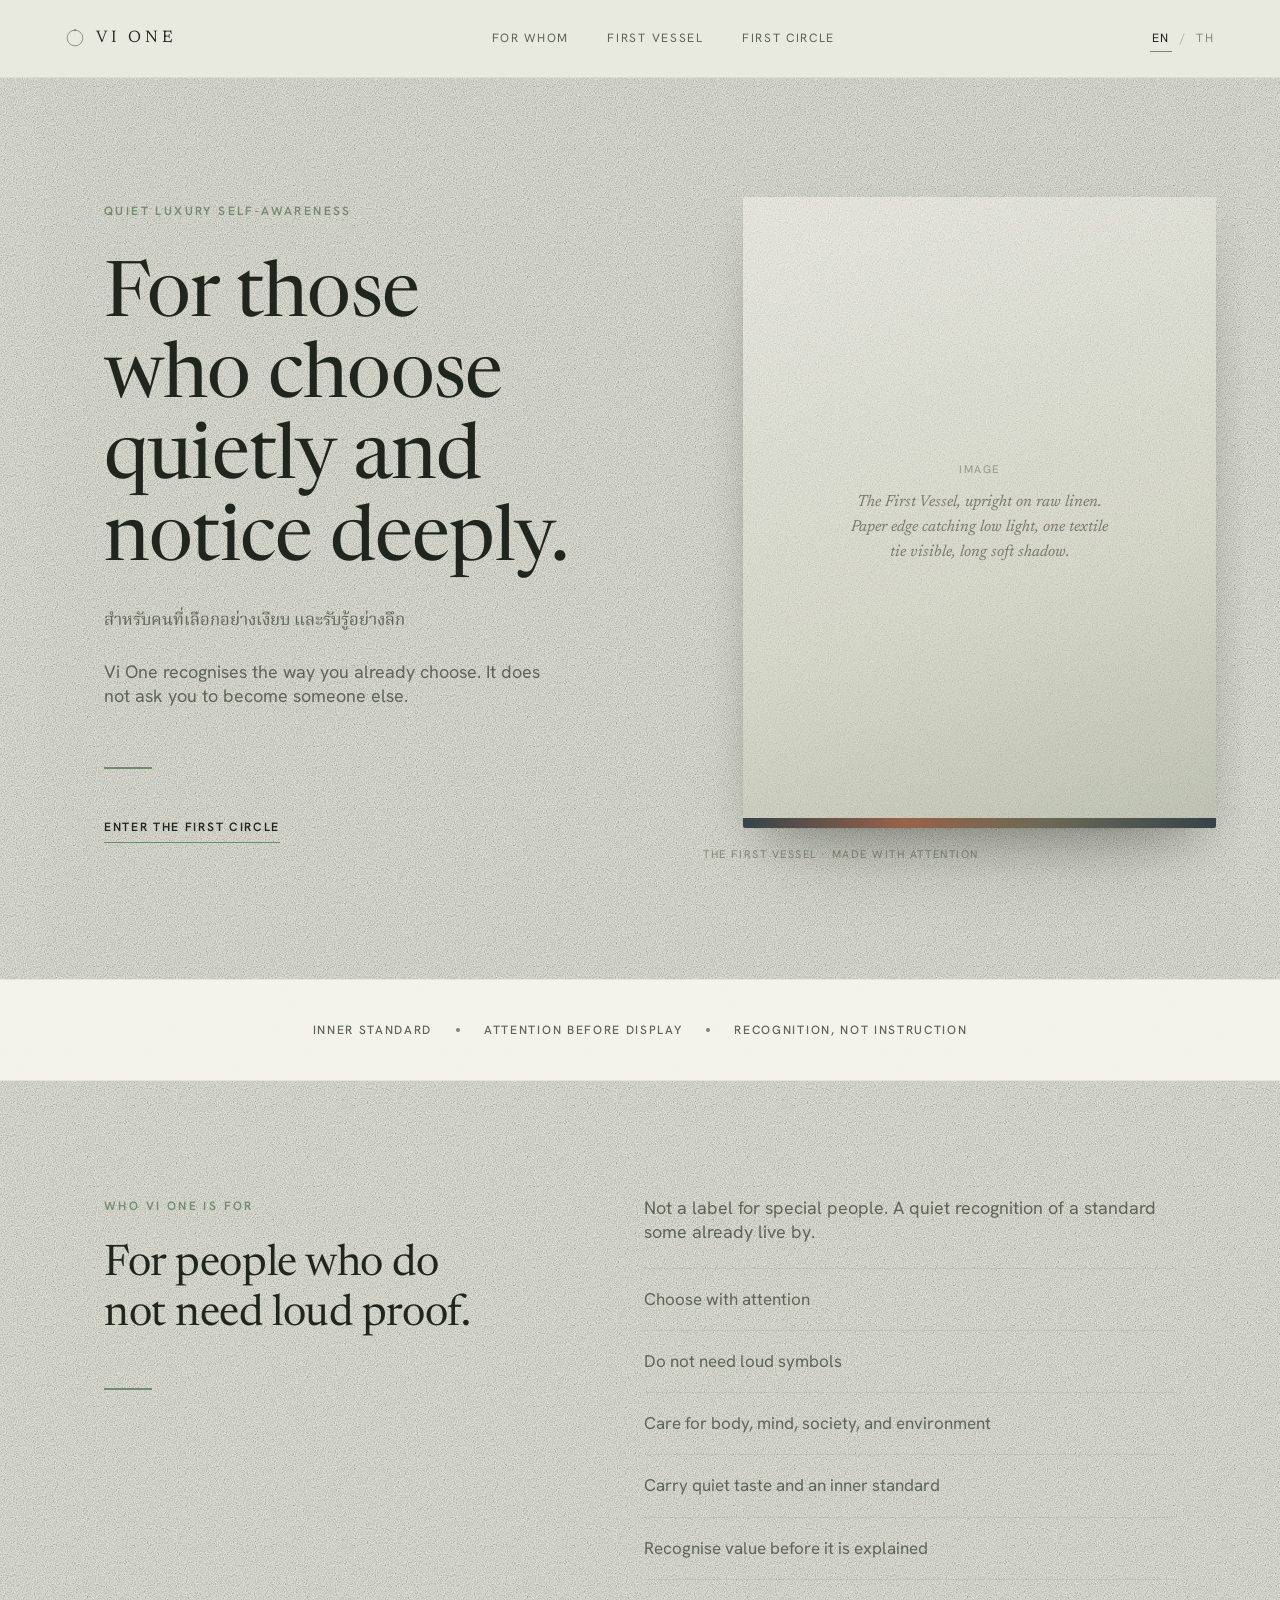
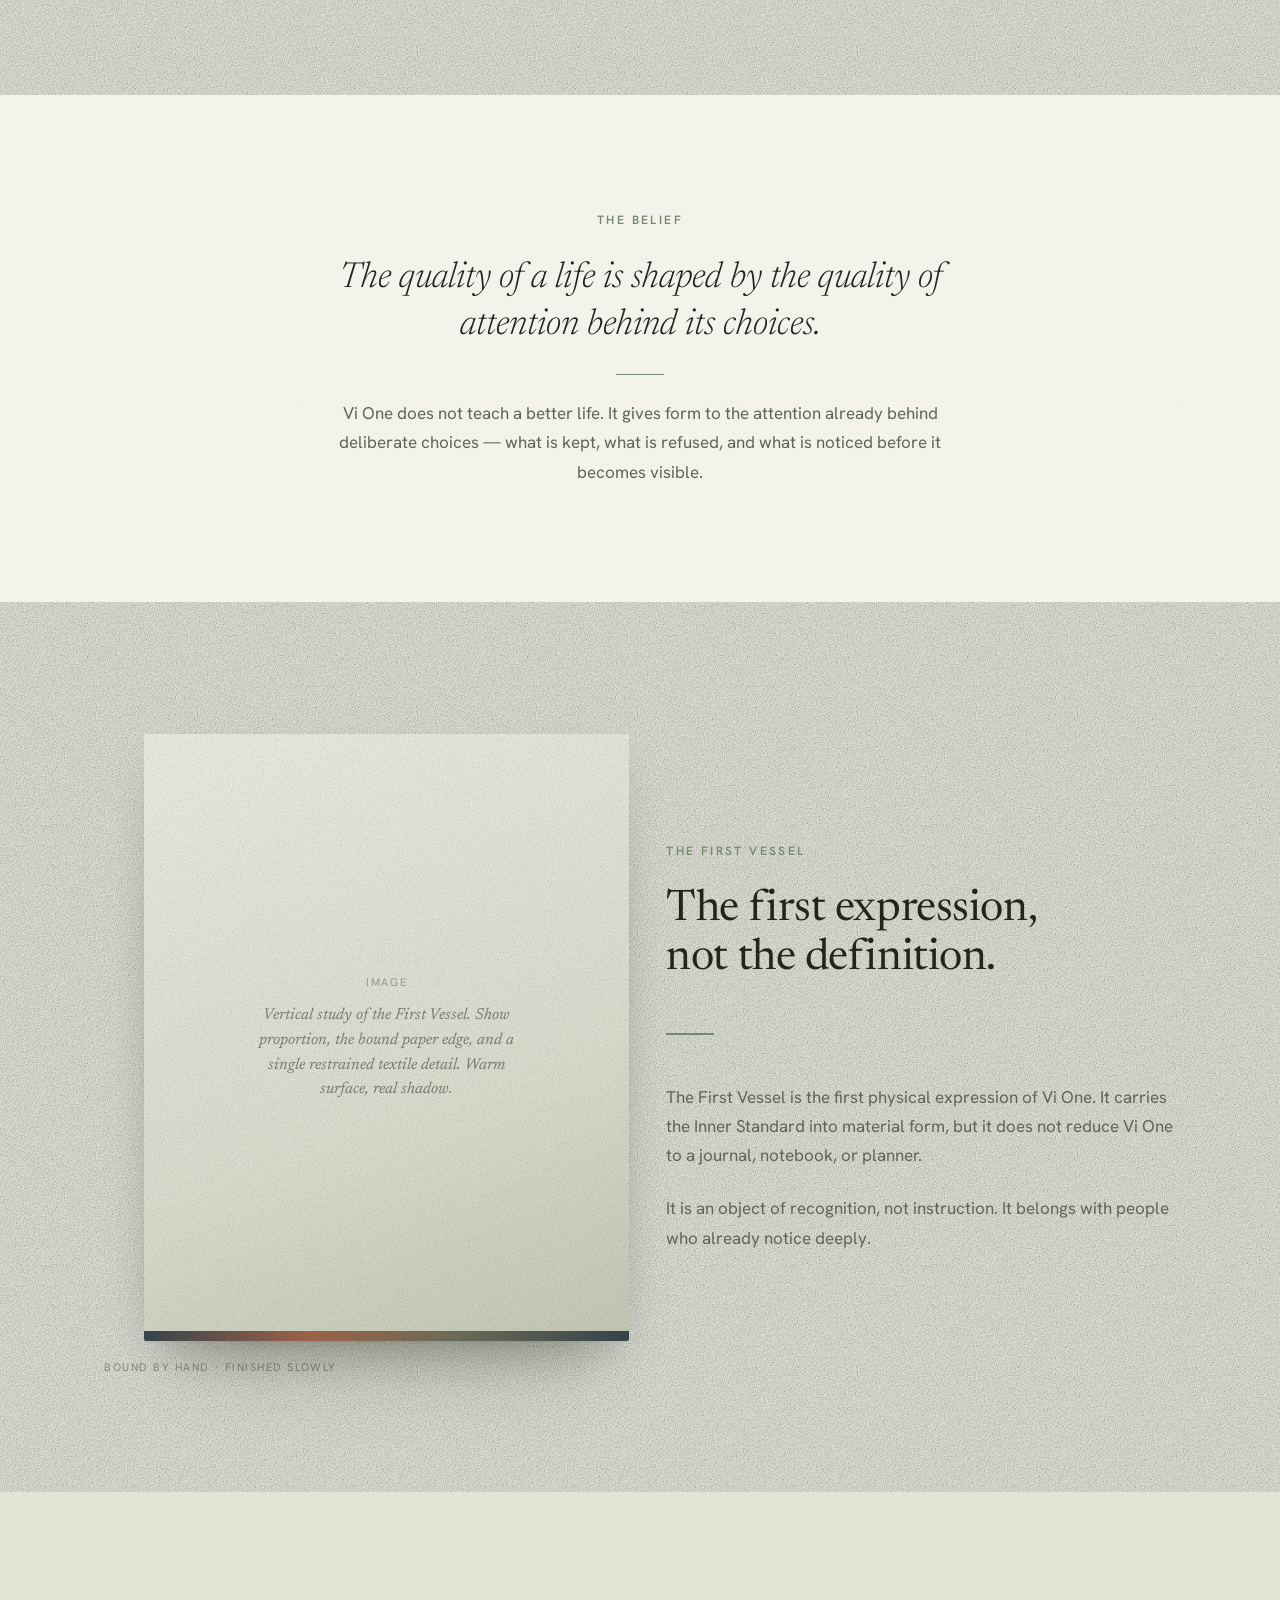
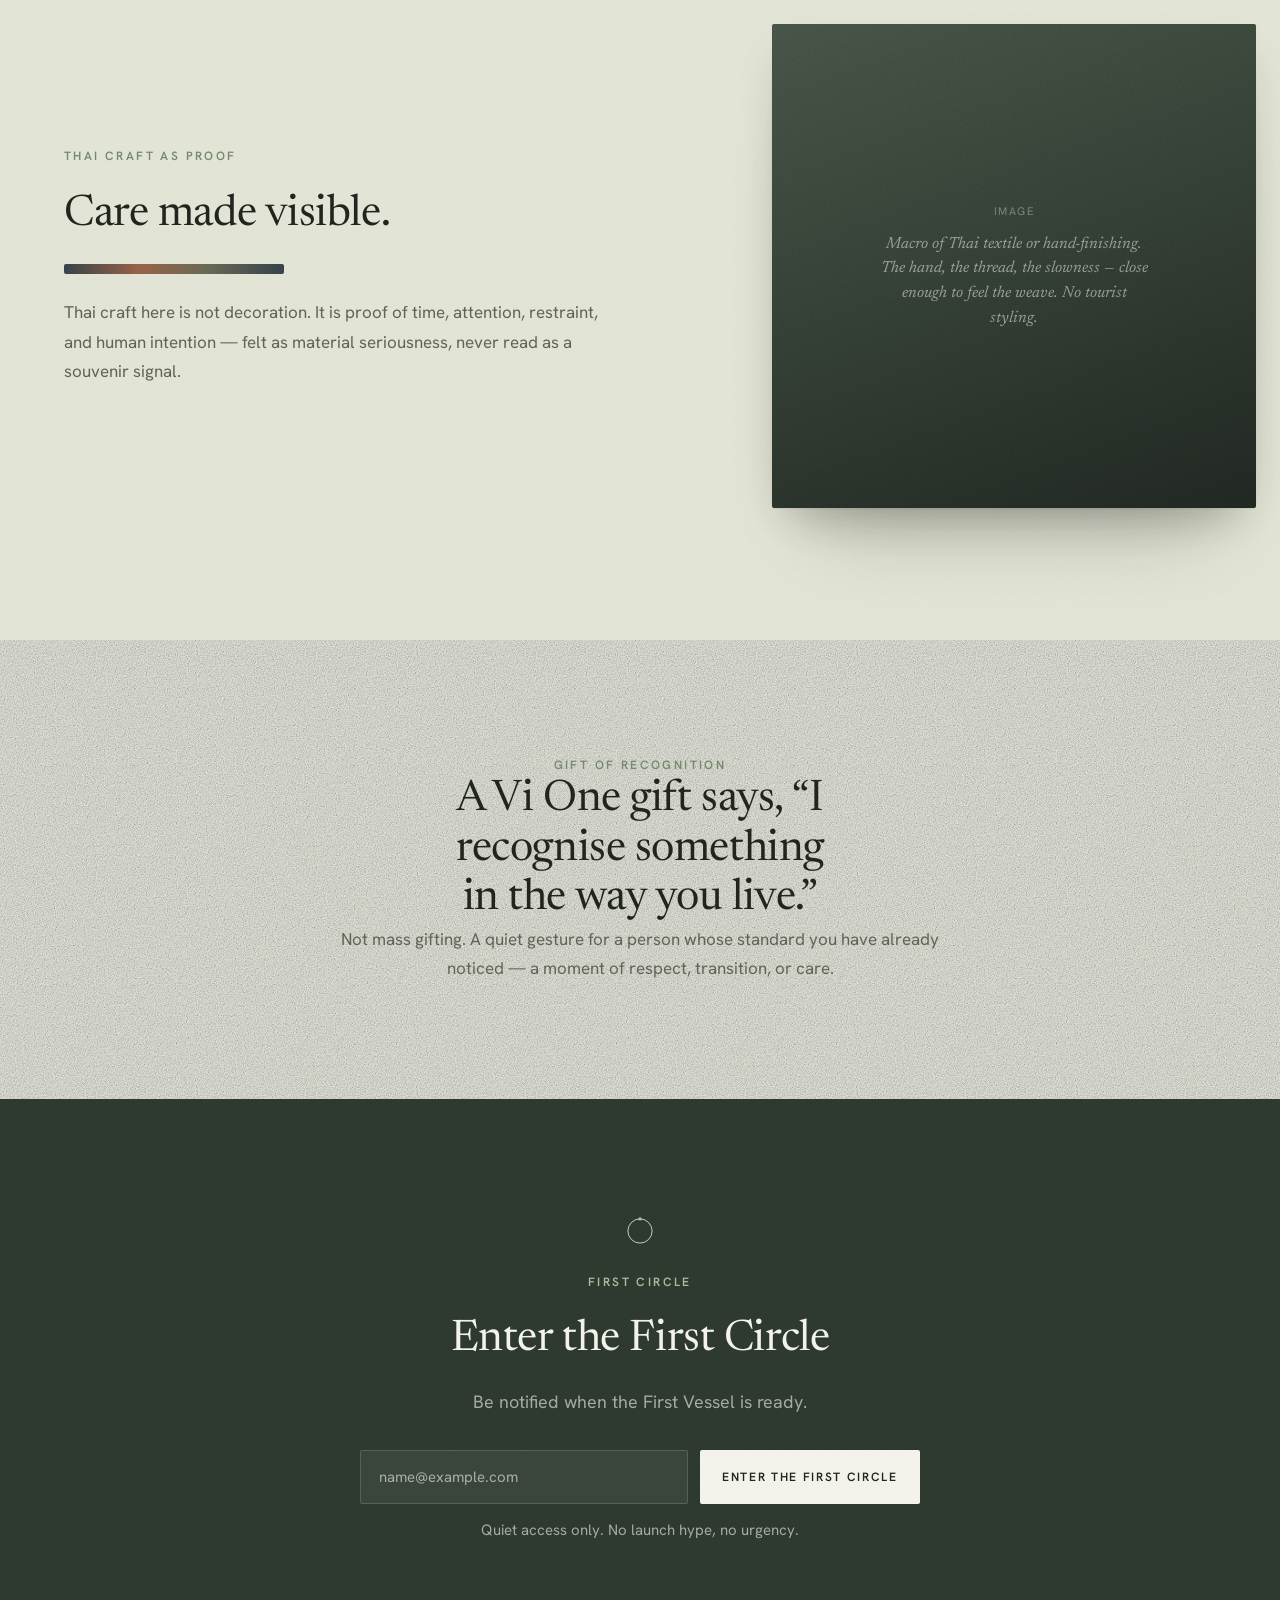
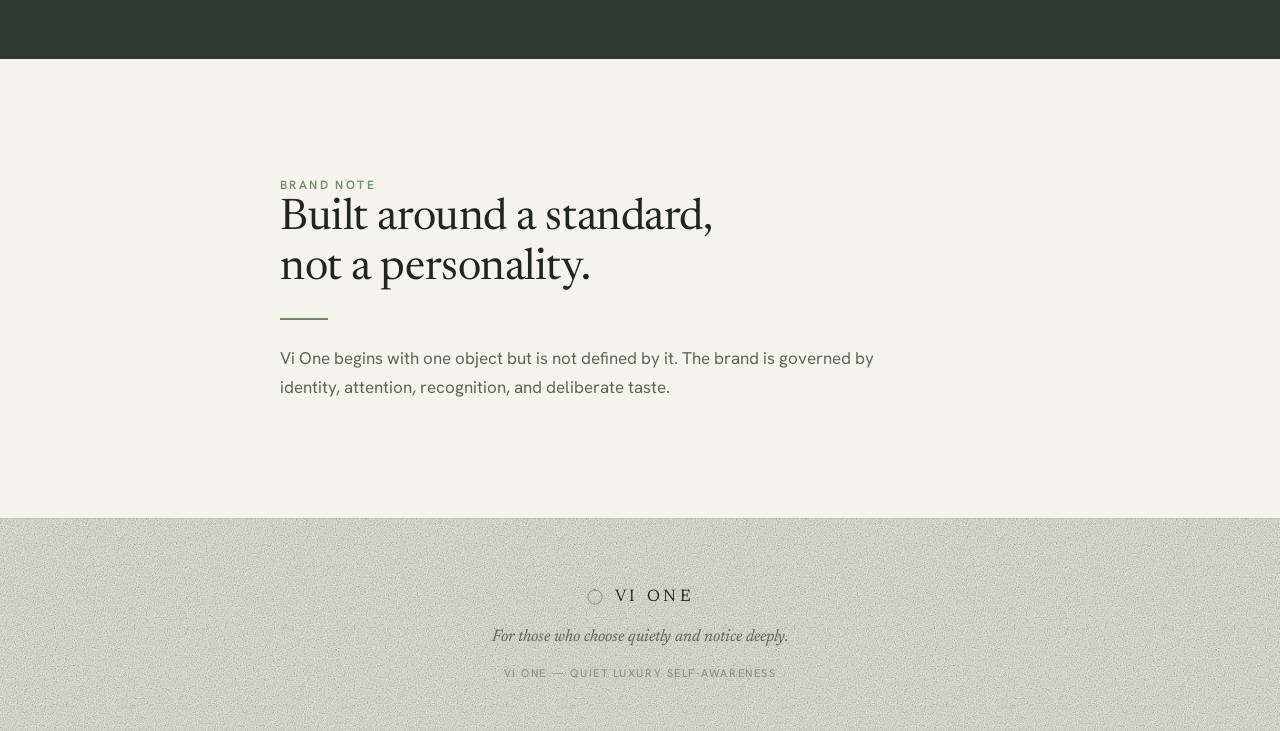
<file: index.html>
<!DOCTYPE html>
<html lang="en">
<head>
  <meta charset="UTF-8" />
  <meta name="viewport" content="width=device-width, initial-scale=1.0" />
  <title>Vi One — Quiet Luxury Self-awareness</title>
  <meta name="description" content="Vi One is a Quiet Luxury Self-awareness recognition brand for those who choose quietly and notice deeply." />

  <!-- Open Graph -->
  <meta property="og:type" content="website" />
  <meta property="og:title" content="Vi One — Quiet Luxury Self-awareness" />
  <meta property="og:description" content="For those who choose quietly and notice deeply. Vi One recognises a standard some people already live by." />
  <meta property="og:locale" content="en_US" />
  <meta property="og:locale:alternate" content="th_TH" />
  <!-- og:image: a still material/object study — paper edge, textile thread, soft warm shadow. Not a founder portrait, not a notebook flat lay. -->

  <link rel="alternate" hreflang="en" href="./index.html" />
  <link rel="alternate" hreflang="th" href="./th.html" />
  <link rel="stylesheet" href="./assets/styles.css" />
</head>
<body>

  <!-- HEADER -->
  <header class="vi-header">
    <a class="vi-brand" href="#top" aria-label="Vi One — home">
      <svg class="vi-mark" width="22" height="22" viewBox="0 0 40 40" fill="none" aria-hidden="true">
        <circle cx="20" cy="20" r="14.25" stroke-width="1.1" opacity="0.85" />
        <circle cx="20" cy="5.75" r="2" />
      </svg>
      <span class="vi-wordmark">Vi One</span>
    </a>

    <nav class="vi-nav" aria-label="Sections">
      <a href="#for-whom">For Whom</a>
      <a href="#first-vessel">First Vessel</a>
      <a href="#first-circle">First Circle</a>
    </nav>

    <div class="vi-lang" aria-label="Language">
      <a class="is-active" href="./index.html" aria-current="true">EN</a>
      <span class="vi-lang-sep">/</span>
      <a href="./th.html">TH</a>
    </div>
  </header>

  <!-- HERO — RECOGNITION -->
  <section class="vi-hero grain" id="top">
    <div class="vi-hero-copy">
      <p class="vi-kicker vi-reveal">Quiet Luxury Self-awareness</p>
      <h1 class="vi-display vi-hero-title vi-reveal">For those who choose quietly and notice deeply.</h1>
      <p class="vi-hero-echo vi-reveal">สำหรับคนที่เลือกอย่างเงียบ และรับรู้อย่างลึก</p>
      <p class="vi-lead vi-hero-lead vi-reveal">Vi One recognises the way you already choose. It does not ask you to become someone else.</p>
      <div class="vi-hero-cta vi-reveal">
        <hr class="vi-thread" />
        <a class="vi-btn vi-btn--text" href="#first-circle">Enter the First Circle</a>
      </div>
    </div>

    <div class="vi-hero-visual vi-reveal">
      <figure class="vi-plate vi-plate--ratio-3-4">
        <div class="vi-plate-direction">
          <p class="vi-plate-direction-label">Image</p>
          <p class="vi-plate-direction-text">The First Vessel, upright on raw linen. Paper edge catching low light, one textile tie visible, long soft shadow.</p>
        </div>
        <span class="vi-plate-grain" aria-hidden="true"></span>
        <span class="vi-plate-textile" aria-hidden="true"></span>
      </figure>
      <figcaption class="vi-plate-caption">The First Vessel · made with attention</figcaption>
    </div>
  </section>

  <!-- RECOGNITION BAND -->
  <section class="vi-band grain">
    <span class="vi-band-item">Inner Standard</span>
    <span class="vi-band-dot" aria-hidden="true"></span>
    <span class="vi-band-item">Attention Before Display</span>
    <span class="vi-band-dot" aria-hidden="true"></span>
    <span class="vi-band-item">Recognition, Not Instruction</span>
  </section>

  <!-- WHO VI ONE IS FOR -->
  <section class="vi-section vi-split" id="for-whom">
    <div class="vi-split-lead vi-reveal">
      <p class="vi-kicker">Who Vi One Is For</p>
      <h2 class="vi-statement">For people who do not need loud proof.</h2>
      <hr class="vi-thread" />
    </div>
    <div class="vi-split-body vi-reveal">
      <p class="vi-lead">Not a label for special people. A quiet recognition of a standard some already live by.</p>
      <ul class="vi-list">
        <li class="vi-list-item">Choose with attention</li>
        <li class="vi-list-item">Do not need loud symbols</li>
        <li class="vi-list-item">Care for body, mind, society, and environment</li>
        <li class="vi-list-item">Carry quiet taste and an inner standard</li>
        <li class="vi-list-item">Recognise value before it is explained</li>
      </ul>
    </div>
  </section>

  <!-- THE BELIEF -->
  <section class="vi-section vi-belief grain" id="belief">
    <div class="vi-narrow vi-center vi-reveal">
      <p class="vi-kicker">The Belief</p>
      <p class="vi-quote vi-belief-quote">The quality of a life is shaped by the quality of attention behind its choices.</p>
      <hr class="vi-thread vi-thread--center" />
      <p class="vi-prose vi-center-prose">Vi One does not teach a better life. It gives form to the attention already behind deliberate choices — what is kept, what is refused, and what is noticed before it becomes visible.</p>
    </div>
  </section>

  <!-- THE FIRST VESSEL -->
  <section class="vi-section vi-split vi-split--media" id="first-vessel">
    <div class="vi-hero-visual vi-reveal">
      <figure class="vi-plate vi-plate--ratio-4-5">
        <div class="vi-plate-direction">
          <p class="vi-plate-direction-label">Image</p>
          <p class="vi-plate-direction-text">Vertical study of the First Vessel. Show proportion, the bound paper edge, and a single restrained textile detail. Warm surface, real shadow.</p>
        </div>
        <span class="vi-plate-grain" aria-hidden="true"></span>
        <span class="vi-plate-textile" aria-hidden="true"></span>
      </figure>
      <figcaption class="vi-plate-caption">Bound by hand · finished slowly</figcaption>
    </div>
    <div class="vi-split-body vi-reveal">
      <p class="vi-kicker">The First Vessel</p>
      <h2 class="vi-statement">The first expression, not the definition.</h2>
      <hr class="vi-thread" />
      <p class="vi-prose">The First Vessel is the first physical expression of Vi One. It carries the Inner Standard into material form, but it does not reduce Vi One to a journal, notebook, or planner.</p>
      <p class="vi-prose">It is an object of recognition, not instruction. It belongs with people who already notice deeply.</p>
    </div>
  </section>

  <!-- THAI CRAFT AS PROOF -->
  <section class="vi-section vi-craft grain" id="craft">
    <div class="vi-craft-inner">
      <div class="vi-craft-copy vi-reveal">
        <p class="vi-kicker">Thai Craft as Proof</p>
        <h2 class="vi-statement">Care made visible.</h2>
        <div class="vi-textile-band" role="presentation"></div>
        <p class="vi-prose">Thai craft here is not decoration. It is proof of time, attention, restraint, and human intention — felt as material seriousness, never read as a souvenir signal.</p>
      </div>
      <div class="vi-craft-visual vi-reveal">
        <figure class="vi-plate vi-plate--ratio-1-1 vi-plate--deep">
          <div class="vi-plate-direction">
            <p class="vi-plate-direction-label">Image</p>
            <p class="vi-plate-direction-text">Macro of Thai textile or hand-finishing. The hand, the thread, the slowness — close enough to feel the weave. No tourist styling.</p>
          </div>
          <span class="vi-plate-grain" aria-hidden="true"></span>
        </figure>
      </div>
    </div>
  </section>

  <!-- GIFT OF RECOGNITION -->
  <section class="vi-section vi-gift" id="gift">
    <div class="vi-narrow vi-center vi-reveal">
      <p class="vi-kicker">Gift of Recognition</p>
      <h2 class="vi-statement vi-gift-title">A Vi One gift says, &ldquo;I recognise something in the way you live.&rdquo;</h2>
      <p class="vi-prose vi-center-prose">Not mass gifting. A quiet gesture for a person whose standard you have already noticed — a moment of respect, transition, or care.</p>
    </div>
  </section>

  <!-- FIRST CIRCLE / QUIET ACCESS -->
  <section class="vi-section vi-circle vi-on-deep grain" id="first-circle">
    <div class="vi-circle-inner vi-reveal">
      <svg class="vi-mark" width="34" height="34" viewBox="0 0 40 40" fill="none" aria-hidden="true">
        <circle cx="20" cy="20" r="14.25" stroke-width="1.1" opacity="0.85" />
        <circle cx="20" cy="5.75" r="2" />
      </svg>
      <p class="vi-kicker">First Circle</p>
      <h2 class="vi-statement vi-circle-title">Enter the First Circle</h2>
      <p class="vi-lead vi-circle-note">Be notified when the First Vessel is ready.</p>
      <form class="vi-circle-form" aria-label="Request quiet access">
        <div class="vi-access-row">
          <input class="vi-access-input" type="email" placeholder="name@example.com" autocomplete="email" aria-label="Email" required />
          <button class="vi-btn vi-btn--solid" type="submit">Enter the First Circle</button>
        </div>
        <p class="vi-access-note">Quiet access only. No launch hype, no urgency.</p>
      </form>
    </div>
  </section>

  <!-- ABOUT / BRAND NOTE -->
  <section class="vi-section vi-brandnote" id="brand-note">
    <div class="vi-narrow vi-reveal">
      <p class="vi-kicker">Brand Note</p>
      <h2 class="vi-statement">Built around a standard, not a personality.</h2>
      <hr class="vi-thread" />
      <p class="vi-prose">Vi One begins with one object but is not defined by it. The brand is governed by identity, attention, recognition, and deliberate taste.</p>
    </div>
  </section>

  <!-- FOOTER -->
  <footer class="vi-footer">
    <div class="vi-footer-brand">
      <svg class="vi-mark" width="20" height="20" viewBox="0 0 40 40" fill="none" aria-hidden="true">
        <circle cx="20" cy="20" r="14.25" stroke-width="1.1" opacity="0.85" />
        <circle cx="20" cy="5.75" r="2" />
      </svg>
      <span class="vi-wordmark">Vi One</span>
    </div>
    <p class="vi-footer-tag">For those who choose quietly and notice deeply.</p>
    <p class="vi-footer-rights">Vi One — Quiet Luxury Self-awareness</p>
  </footer>

  <script src="./assets/site.js"></script>
</body>
</html>
</file>
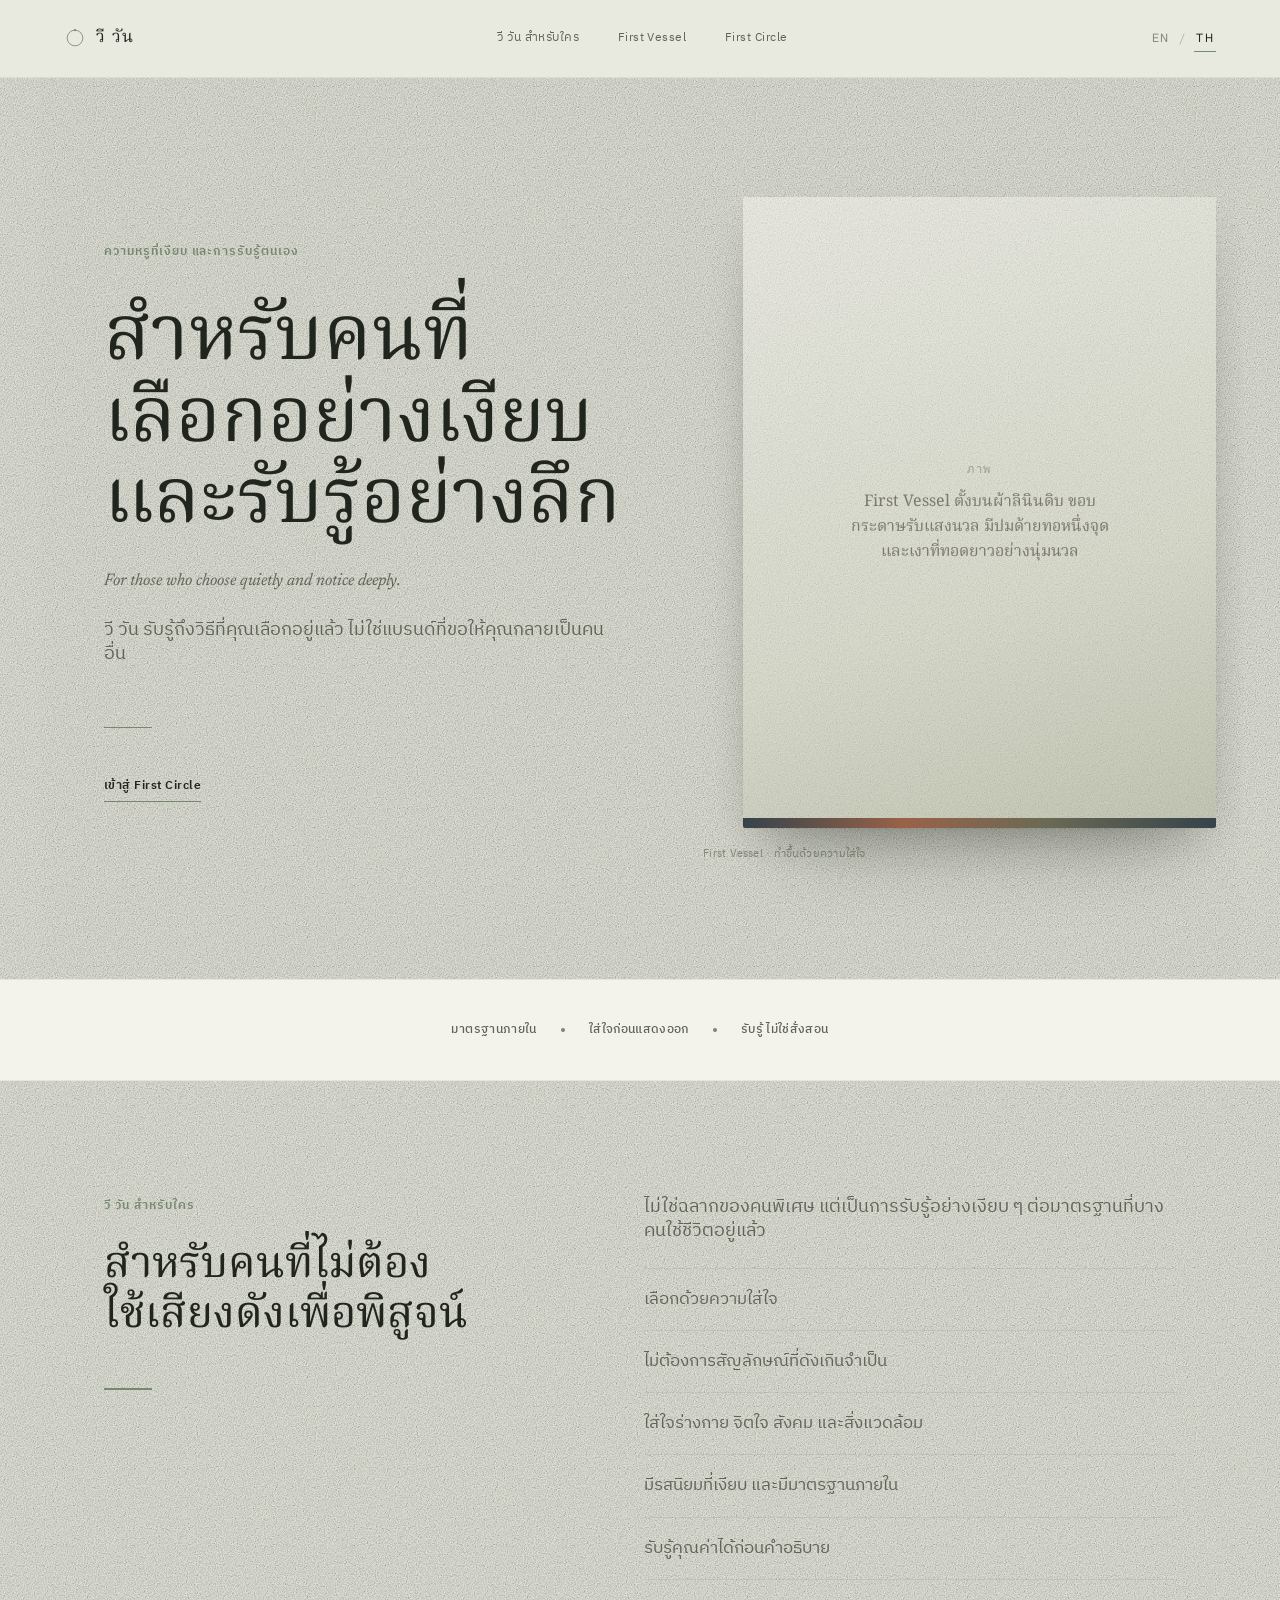
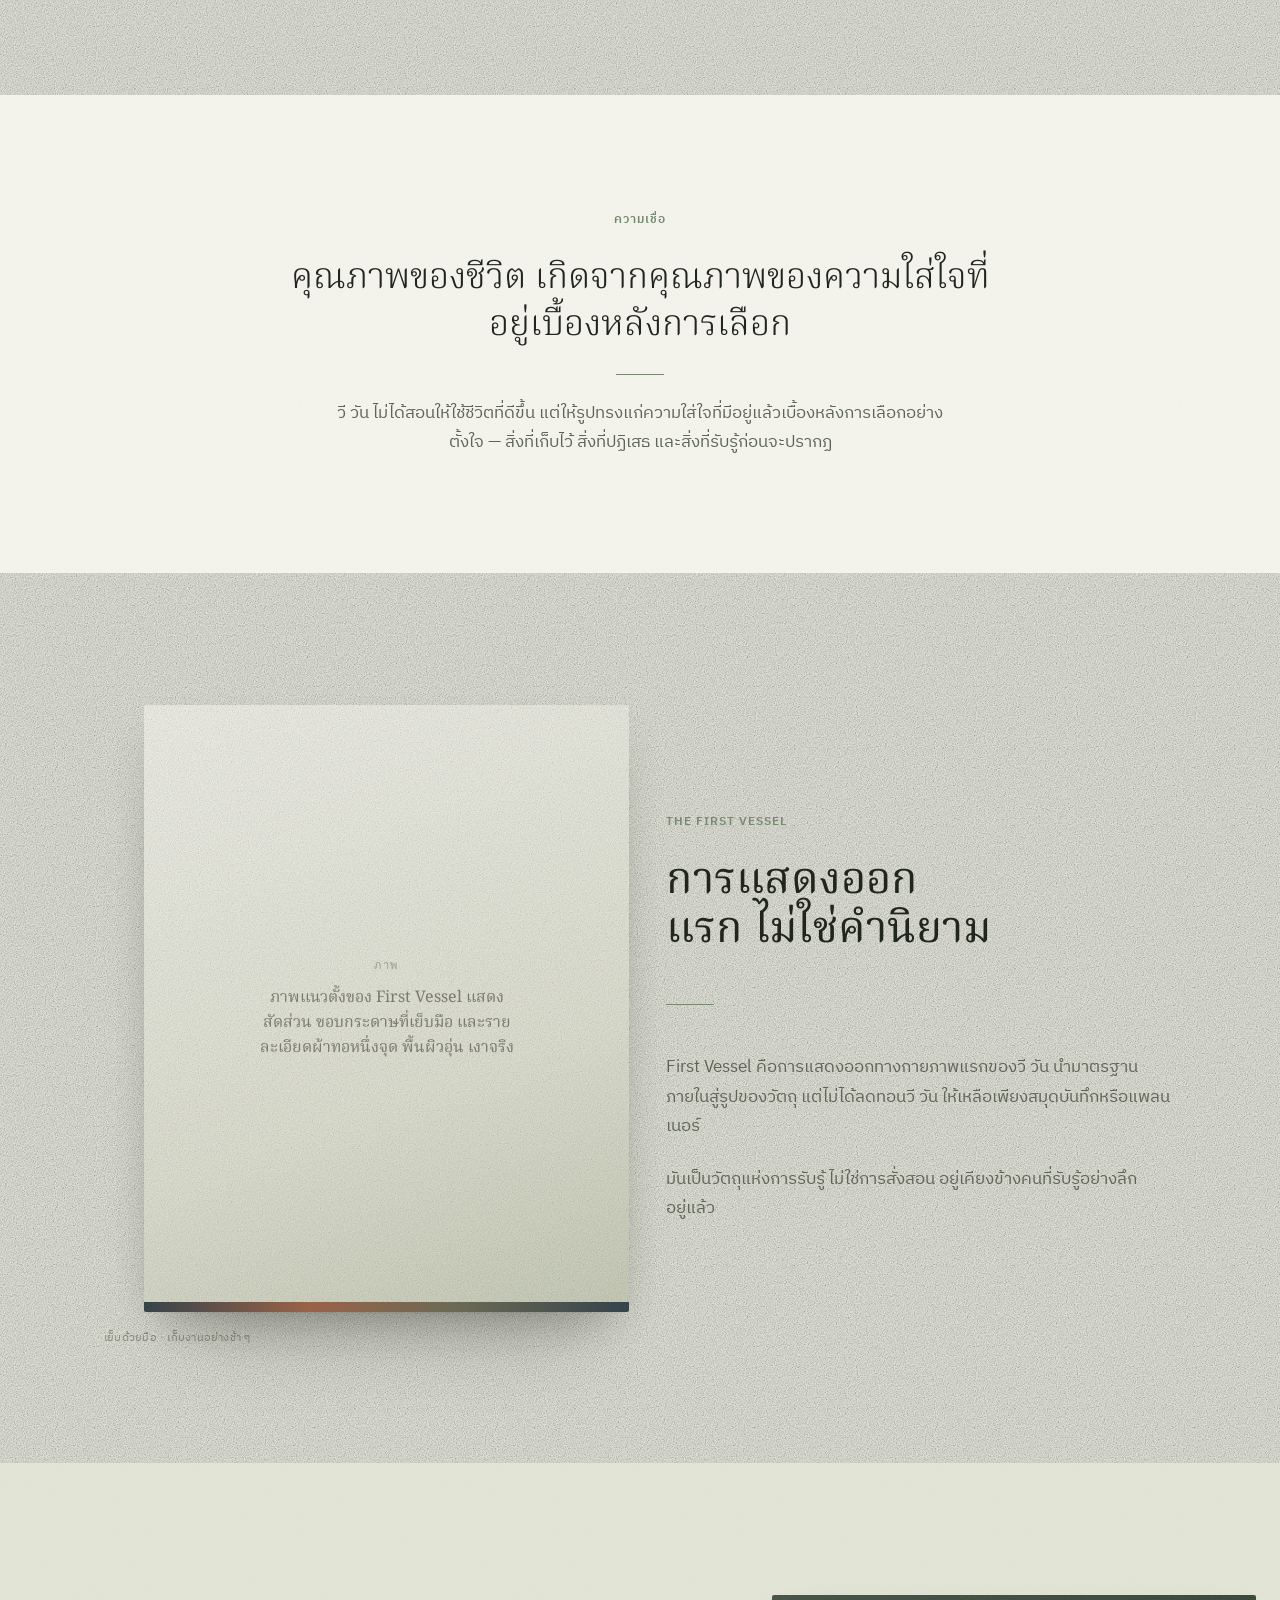
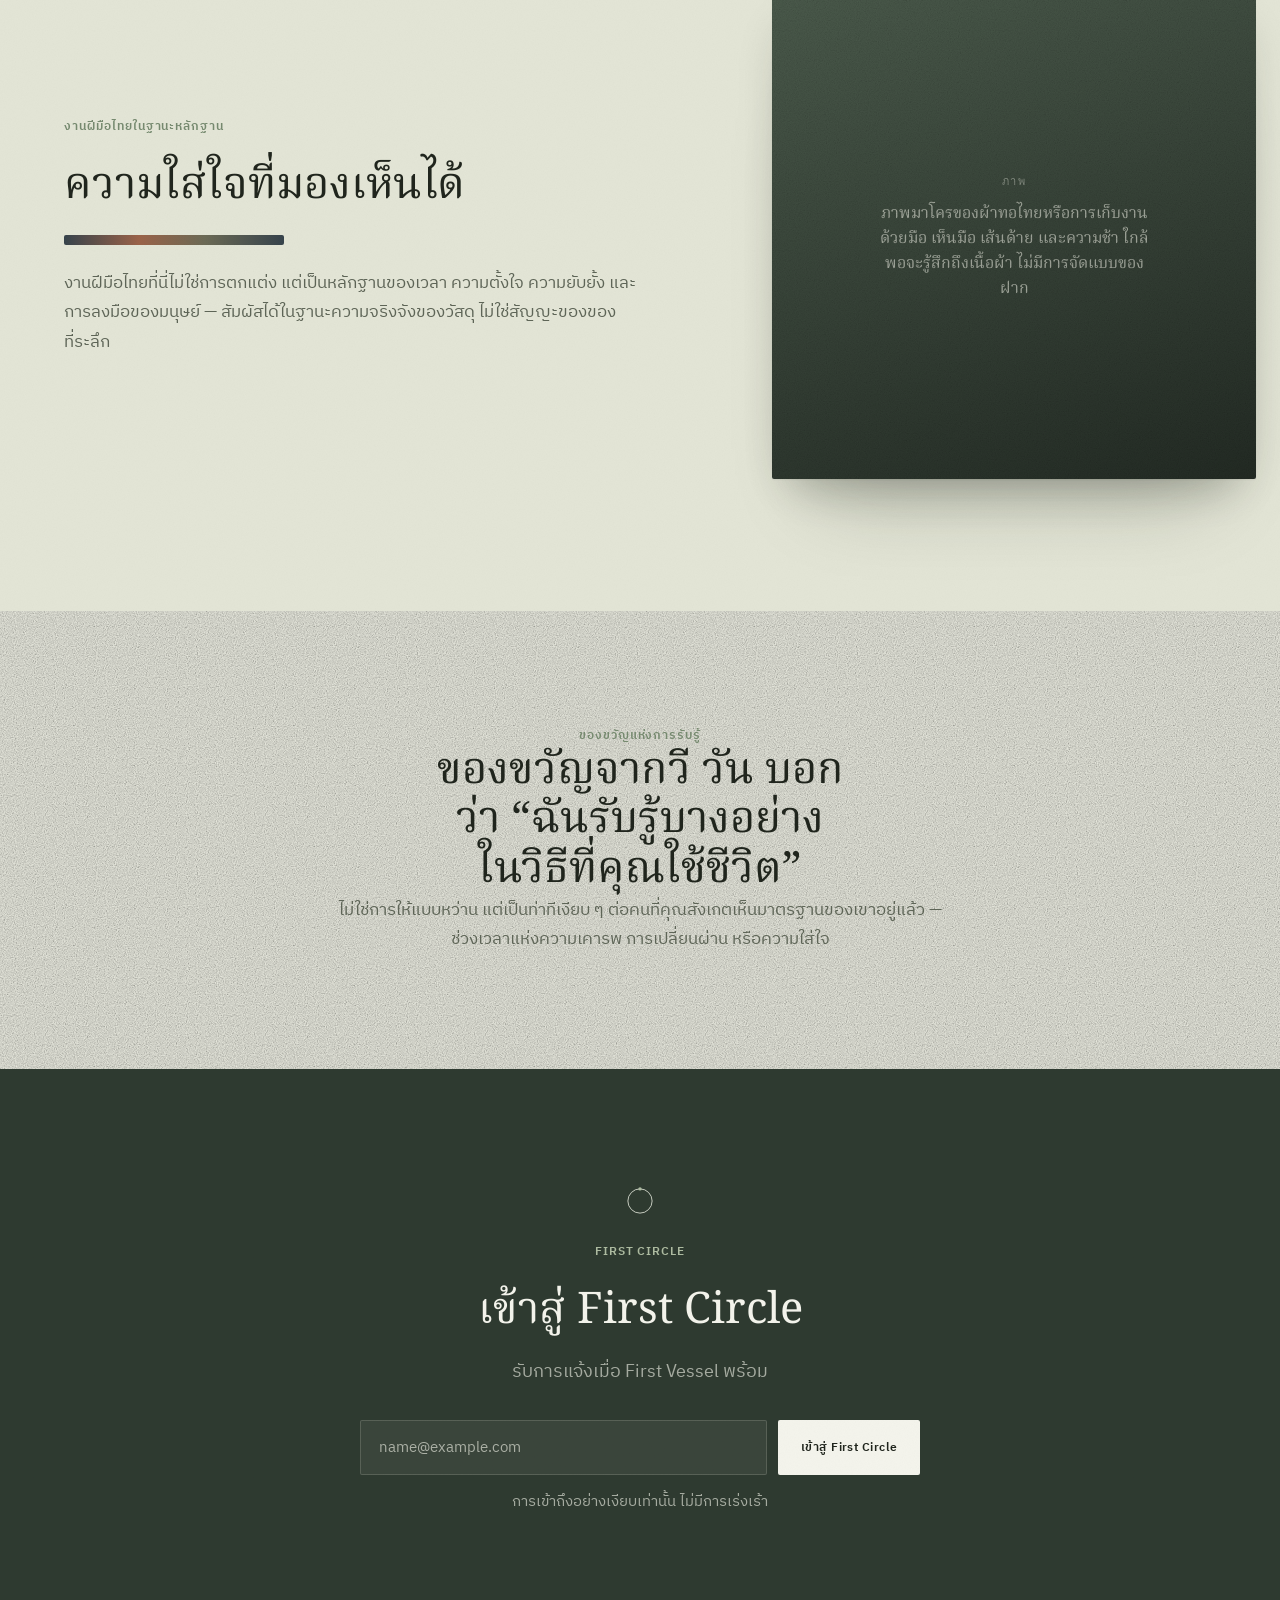
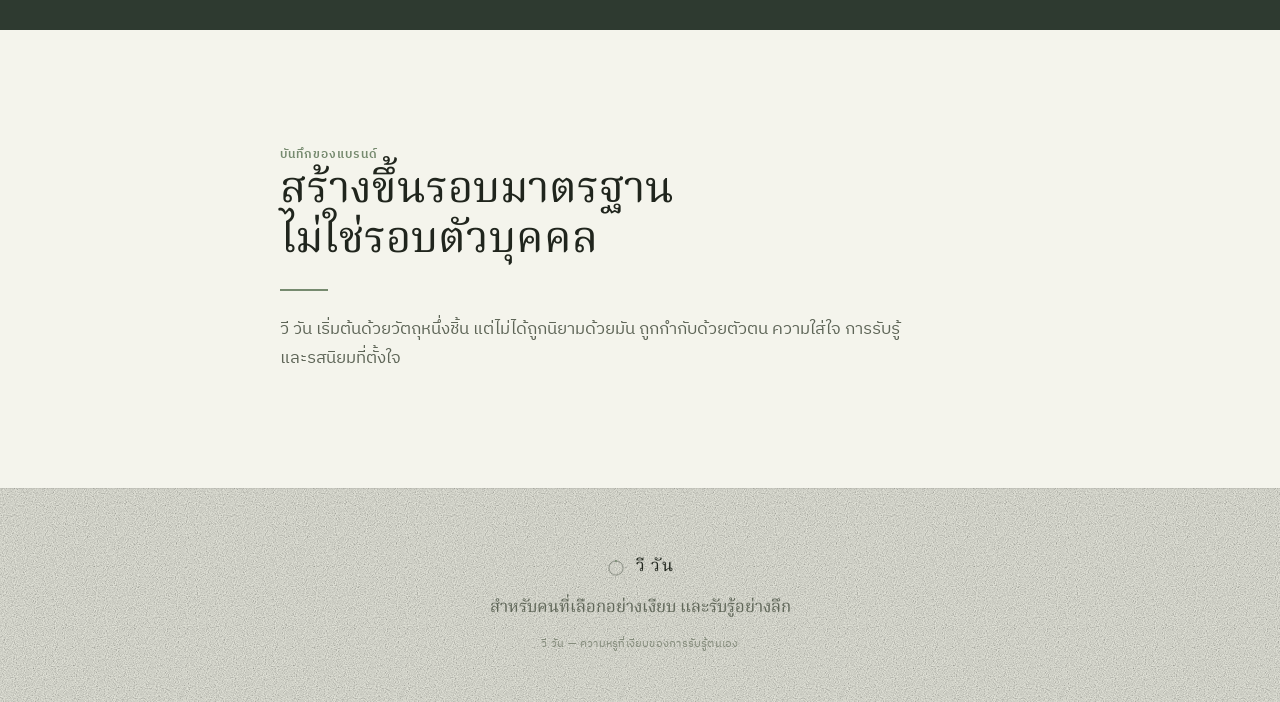
<file: th.html>
<!DOCTYPE html>
<html lang="th">
<head>
  <meta charset="UTF-8" />
  <meta name="viewport" content="width=device-width, initial-scale=1.0" />
  <title>วี วัน — ความหรูที่เงียบของการรับรู้ตนเอง</title>
  <meta name="description" content="วี วัน คือแบรนด์แห่งความหรูที่เงียบและการรับรู้ตนเอง สำหรับคนที่เลือกอย่างเงียบ และรับรู้อย่างลึก" />

  <!-- Open Graph -->
  <meta property="og:type" content="website" />
  <meta property="og:title" content="วี วัน — ความหรูที่เงียบของการรับรู้ตนเอง" />
  <meta property="og:description" content="สำหรับคนที่เลือกอย่างเงียบ และรับรู้อย่างลึก วี วัน รับรู้มาตรฐานที่บางคนใช้ชีวิตอยู่แล้ว" />
  <meta property="og:locale" content="th_TH" />
  <meta property="og:locale:alternate" content="en_US" />
  <!-- og:image: ภาพศึกษาวัตถุ/วัสดุนิ่ง — ขอบกระดาษ เส้นด้ายผ้าทอ เงาอุ่นนุ่มนวล ไม่ใช่ภาพผู้ก่อตั้งหรือภาพวางสมุดแบบจัดสไตล์ -->

  <link rel="alternate" hreflang="en" href="./index.html" />
  <link rel="alternate" hreflang="th" href="./th.html" />
  <link rel="stylesheet" href="./assets/styles.css" />
</head>
<body>

  <!-- HEADER -->
  <header class="vi-header">
    <a class="vi-brand" href="#top" aria-label="วี วัน — หน้าแรก">
      <svg class="vi-mark" width="22" height="22" viewBox="0 0 40 40" fill="none" aria-hidden="true">
        <circle cx="20" cy="20" r="14.25" stroke-width="1.1" opacity="0.85" />
        <circle cx="20" cy="5.75" r="2" />
      </svg>
      <span class="vi-wordmark">วี วัน</span>
    </a>

    <nav class="vi-nav" aria-label="หมวดหมู่">
      <a href="#for-whom">วี วัน สำหรับใคร</a>
      <a href="#first-vessel">First Vessel</a>
      <a href="#first-circle">First Circle</a>
    </nav>

    <div class="vi-lang" aria-label="ภาษา">
      <a href="./index.html">EN</a>
      <span class="vi-lang-sep">/</span>
      <a class="is-active" href="./th.html" aria-current="true">TH</a>
    </div>
  </header>

  <!-- HERO — การรับรู้ -->
  <section class="vi-hero grain" id="top">
    <div class="vi-hero-copy">
      <p class="vi-kicker vi-reveal">ความหรูที่เงียบ และการรับรู้ตนเอง</p>
      <h1 class="vi-display vi-hero-title vi-reveal">สำหรับคนที่เลือกอย่างเงียบ และรับรู้อย่างลึก</h1>
      <p class="vi-hero-echo vi-reveal">For those who choose quietly and notice deeply.</p>
      <p class="vi-lead vi-hero-lead vi-reveal">วี วัน รับรู้ถึงวิธีที่คุณเลือกอยู่แล้ว ไม่ใช่แบรนด์ที่ขอให้คุณกลายเป็นคนอื่น</p>
      <div class="vi-hero-cta vi-reveal">
        <hr class="vi-thread" />
        <a class="vi-btn vi-btn--text" href="#first-circle">เข้าสู่ First Circle</a>
      </div>
    </div>

    <div class="vi-hero-visual vi-reveal">
      <figure class="vi-plate vi-plate--ratio-3-4">
        <div class="vi-plate-direction">
          <p class="vi-plate-direction-label">ภาพ</p>
          <p class="vi-plate-direction-text">First Vessel ตั้งบนผ้าลินินดิบ ขอบกระดาษรับแสงนวล มีปมด้ายทอหนึ่งจุด และเงาที่ทอดยาวอย่างนุ่มนวล</p>
        </div>
        <span class="vi-plate-grain" aria-hidden="true"></span>
        <span class="vi-plate-textile" aria-hidden="true"></span>
      </figure>
      <figcaption class="vi-plate-caption">First Vessel · ทำขึ้นด้วยความใส่ใจ</figcaption>
    </div>
  </section>

  <!-- แถบแห่งการรับรู้ -->
  <section class="vi-band grain">
    <span class="vi-band-item">มาตรฐานภายใน</span>
    <span class="vi-band-dot" aria-hidden="true"></span>
    <span class="vi-band-item">ใส่ใจก่อนแสดงออก</span>
    <span class="vi-band-dot" aria-hidden="true"></span>
    <span class="vi-band-item">รับรู้ ไม่ใช่สั่งสอน</span>
  </section>

  <!-- วี วัน สำหรับใคร -->
  <section class="vi-section vi-split" id="for-whom">
    <div class="vi-split-lead vi-reveal">
      <p class="vi-kicker">วี วัน สำหรับใคร</p>
      <h2 class="vi-statement">สำหรับคนที่ไม่ต้องใช้เสียงดังเพื่อพิสูจน์</h2>
      <hr class="vi-thread" />
    </div>
    <div class="vi-split-body vi-reveal">
      <p class="vi-lead">ไม่ใช่ฉลากของคนพิเศษ แต่เป็นการรับรู้อย่างเงียบ ๆ ต่อมาตรฐานที่บางคนใช้ชีวิตอยู่แล้ว</p>
      <ul class="vi-list">
        <li class="vi-list-item">เลือกด้วยความใส่ใจ</li>
        <li class="vi-list-item">ไม่ต้องการสัญลักษณ์ที่ดังเกินจำเป็น</li>
        <li class="vi-list-item">ใส่ใจร่างกาย จิตใจ สังคม และสิ่งแวดล้อม</li>
        <li class="vi-list-item">มีรสนิยมที่เงียบ และมีมาตรฐานภายใน</li>
        <li class="vi-list-item">รับรู้คุณค่าได้ก่อนคำอธิบาย</li>
      </ul>
    </div>
  </section>

  <!-- ความเชื่อ -->
  <section class="vi-section vi-belief grain" id="belief">
    <div class="vi-narrow vi-center vi-reveal">
      <p class="vi-kicker">ความเชื่อ</p>
      <p class="vi-quote vi-belief-quote">คุณภาพของชีวิต เกิดจากคุณภาพของความใส่ใจที่อยู่เบื้องหลังการเลือก</p>
      <hr class="vi-thread vi-thread--center" />
      <p class="vi-prose vi-center-prose">วี วัน ไม่ได้สอนให้ใช้ชีวิตที่ดีขึ้น แต่ให้รูปทรงแก่ความใส่ใจที่มีอยู่แล้วเบื้องหลังการเลือกอย่างตั้งใจ — สิ่งที่เก็บไว้ สิ่งที่ปฏิเสธ และสิ่งที่รับรู้ก่อนจะปรากฏ</p>
    </div>
  </section>

  <!-- THE FIRST VESSEL -->
  <section class="vi-section vi-split vi-split--media" id="first-vessel">
    <div class="vi-hero-visual vi-reveal">
      <figure class="vi-plate vi-plate--ratio-4-5">
        <div class="vi-plate-direction">
          <p class="vi-plate-direction-label">ภาพ</p>
          <p class="vi-plate-direction-text">ภาพแนวตั้งของ First Vessel แสดงสัดส่วน ขอบกระดาษที่เย็บมือ และรายละเอียดผ้าทอหนึ่งจุด พื้นผิวอุ่น เงาจริง</p>
        </div>
        <span class="vi-plate-grain" aria-hidden="true"></span>
        <span class="vi-plate-textile" aria-hidden="true"></span>
      </figure>
      <figcaption class="vi-plate-caption">เย็บด้วยมือ · เก็บงานอย่างช้า ๆ</figcaption>
    </div>
    <div class="vi-split-body vi-reveal">
      <p class="vi-kicker">The First Vessel</p>
      <h2 class="vi-statement">การแสดงออกแรก ไม่ใช่คำนิยาม</h2>
      <hr class="vi-thread" />
      <p class="vi-prose">First Vessel คือการแสดงออกทางกายภาพแรกของวี วัน นำมาตรฐานภายในสู่รูปของวัตถุ แต่ไม่ได้ลดทอนวี วัน ให้เหลือเพียงสมุดบันทึกหรือแพลนเนอร์</p>
      <p class="vi-prose">มันเป็นวัตถุแห่งการรับรู้ ไม่ใช่การสั่งสอน อยู่เคียงข้างคนที่รับรู้อย่างลึกอยู่แล้ว</p>
    </div>
  </section>

  <!-- งานฝีมือไทยในฐานะหลักฐาน -->
  <section class="vi-section vi-craft grain" id="craft">
    <div class="vi-craft-inner">
      <div class="vi-craft-copy vi-reveal">
        <p class="vi-kicker">งานฝีมือไทยในฐานะหลักฐาน</p>
        <h2 class="vi-statement">ความใส่ใจที่มองเห็นได้</h2>
        <div class="vi-textile-band" role="presentation"></div>
        <p class="vi-prose">งานฝีมือไทยที่นี่ไม่ใช่การตกแต่ง แต่เป็นหลักฐานของเวลา ความตั้งใจ ความยับยั้ง และการลงมือของมนุษย์ — สัมผัสได้ในฐานะความจริงจังของวัสดุ ไม่ใช่สัญญะของของที่ระลึก</p>
      </div>
      <div class="vi-craft-visual vi-reveal">
        <figure class="vi-plate vi-plate--ratio-1-1 vi-plate--deep">
          <div class="vi-plate-direction">
            <p class="vi-plate-direction-label">ภาพ</p>
            <p class="vi-plate-direction-text">ภาพมาโครของผ้าทอไทยหรือการเก็บงานด้วยมือ เห็นมือ เส้นด้าย และความช้า ใกล้พอจะรู้สึกถึงเนื้อผ้า ไม่มีการจัดแบบของฝาก</p>
          </div>
          <span class="vi-plate-grain" aria-hidden="true"></span>
        </figure>
      </div>
    </div>
  </section>

  <!-- ของขวัญแห่งการรับรู้ -->
  <section class="vi-section vi-gift" id="gift">
    <div class="vi-narrow vi-center vi-reveal">
      <p class="vi-kicker">ของขวัญแห่งการรับรู้</p>
      <h2 class="vi-statement vi-gift-title">ของขวัญจากวี วัน บอกว่า &ldquo;ฉันรับรู้บางอย่างในวิธีที่คุณใช้ชีวิต&rdquo;</h2>
      <p class="vi-prose vi-center-prose">ไม่ใช่การให้แบบหว่าน แต่เป็นท่าทีเงียบ ๆ ต่อคนที่คุณสังเกตเห็นมาตรฐานของเขาอยู่แล้ว — ช่วงเวลาแห่งความเคารพ การเปลี่ยนผ่าน หรือความใส่ใจ</p>
    </div>
  </section>

  <!-- FIRST CIRCLE -->
  <section class="vi-section vi-circle vi-on-deep grain" id="first-circle">
    <div class="vi-circle-inner vi-reveal">
      <svg class="vi-mark" width="34" height="34" viewBox="0 0 40 40" fill="none" aria-hidden="true">
        <circle cx="20" cy="20" r="14.25" stroke-width="1.1" opacity="0.85" />
        <circle cx="20" cy="5.75" r="2" />
      </svg>
      <p class="vi-kicker">First Circle</p>
      <h2 class="vi-statement vi-circle-title">เข้าสู่ First Circle</h2>
      <p class="vi-lead vi-circle-note">รับการแจ้งเมื่อ First Vessel พร้อม</p>
      <form class="vi-circle-form" aria-label="ขอเข้าถึงอย่างเงียบ">
        <div class="vi-access-row">
          <input class="vi-access-input" type="email" placeholder="name@example.com" autocomplete="email" aria-label="อีเมล" required />
          <button class="vi-btn vi-btn--solid" type="submit">เข้าสู่ First Circle</button>
        </div>
        <p class="vi-access-note">การเข้าถึงอย่างเงียบเท่านั้น ไม่มีการเร่งเร้า</p>
      </form>
    </div>
  </section>

  <!-- บันทึกของแบรนด์ -->
  <section class="vi-section vi-brandnote" id="brand-note">
    <div class="vi-narrow vi-reveal">
      <p class="vi-kicker">บันทึกของแบรนด์</p>
      <h2 class="vi-statement">สร้างขึ้นรอบมาตรฐาน ไม่ใช่รอบตัวบุคคล</h2>
      <hr class="vi-thread" />
      <p class="vi-prose">วี วัน เริ่มต้นด้วยวัตถุหนึ่งชิ้น แต่ไม่ได้ถูกนิยามด้วยมัน ถูกกำกับด้วยตัวตน ความใส่ใจ การรับรู้ และรสนิยมที่ตั้งใจ</p>
    </div>
  </section>

  <!-- FOOTER -->
  <footer class="vi-footer">
    <div class="vi-footer-brand">
      <svg class="vi-mark" width="20" height="20" viewBox="0 0 40 40" fill="none" aria-hidden="true">
        <circle cx="20" cy="20" r="14.25" stroke-width="1.1" opacity="0.85" />
        <circle cx="20" cy="5.75" r="2" />
      </svg>
      <span class="vi-wordmark">วี วัน</span>
    </div>
    <p class="vi-footer-tag">สำหรับคนที่เลือกอย่างเงียบ และรับรู้อย่างลึก</p>
    <p class="vi-footer-rights">วี วัน — ความหรูที่เงียบของการรับรู้ตนเอง</p>
  </footer>

  <script src="./assets/site.js"></script>
</body>
</html>
</file>
<file: assets/styles.css>
/* ==========================================================================
   Vi One — Website stylesheet
   Quiet Luxury Self-awareness. Built on the Vi One Design System tokens
   (Material Stillness palette, Newsreader/Hanken Grotesk type, single
   sage thread as brand memory device, warm umber depth for First Circle).
   References: Aesop (restraint, material precision), Aman (stillness,
   sanctuary), Studioilse (warmth, craft soul), Lemaire (understated,
   warm quiet luxury language).
   ========================================================================== */

@import url('https://fonts.googleapis.com/css2?family=Newsreader:ital,opsz,wght@0,6..72,300;0,6..72,400;0,6..72,500;1,6..72,300;1,6..72,400&family=Hanken+Grotesk:wght@400;500;600&family=Noto+Serif+Thai:wght@300;400;500&family=IBM+Plex+Sans+Thai:wght@300;400;500&display=swap');

:root {
  /* ---- Paper field ---- */
  --paper-100: #F4F4EC;
  --paper-200: #EDEEE3;
  --paper-300: #E3E5D6;
  --paper-400: #CCD0BC;

  /* ---- Ink ---- */
  --ink-900: #20251D;
  --ink-700: #3C443A;
  --ink-500: #5E6557;
  --ink-400: #848B7B;
  --ink-300: #A8AE9C;

  /* ---- Umber depth ---- */
  --umber-900: #1E1813;
  --umber-800: #2A231B;
  --umber-700: #393026;
  --umber-paper: #EDF0E4;

  /* ---- Material accents ---- */
  --clay-500: #A06A4B;
  --clay-600: #875738;
  --clay-300: #C49A7E;

  /* ---- Calm green / sage ---- */
  --sage-700: #45543F;
  --sage-500: #768A6F;
  --sage-300: #AEBCA1;

  --depth-800: #2E3A30;
  --depth-600: #4C5C4D;
  --depth-900: #232B24;

  /* ---- Textile band only ---- */
  --textile-indigo: #36434B;
  --textile-moss:   #6B6A55;
  --textile-clay:   #9A6248;

  /* ---- Hairlines ---- */
  --hairline:       rgba(32, 37, 29, 0.12);
  --hairline-soft:  rgba(32, 37, 29, 0.07);
  --hairline-light: rgba(240, 242, 230, 0.16);

  /* ---- Semantic aliases ---- */
  --surface-page:     var(--paper-200);
  --surface-raised:   var(--paper-100);
  --surface-recessed: var(--paper-300);
  --surface-deep:     var(--depth-800);

  --text-primary:     var(--ink-900);
  --text-secondary:   var(--ink-500);
  --text-muted:       var(--ink-400);
  --text-on-deep:     var(--paper-100);
  --text-on-deep-dim: rgba(240, 242, 230, 0.62);

  --accent-thread:    var(--sage-500);
  --accent-thread-on-deep: var(--sage-300);

  --border-hairline:  var(--hairline);
  --border-on-paper:  var(--paper-400);

  /* ---- Type ---- */
  --font-serif:      "Newsreader", Georgia, "Times New Roman", serif;
  --font-sans:       "Hanken Grotesk", system-ui, -apple-system, sans-serif;
  --font-thai-serif: "Noto Serif Thai", "Newsreader", serif;
  --font-thai-sans:  "IBM Plex Sans Thai", "Hanken Grotesk", system-ui, sans-serif;

  --text-hero:    clamp(2.9rem, 6vw, 5.1rem);
  --text-h1:      clamp(2.4rem, 4.6vw, 4rem);
  --text-h2:      clamp(1.9rem, 3.4vw, 3rem);
  --text-h3:      clamp(1.4rem, 2.2vw, 1.9rem);
  --text-quote:   clamp(1.6rem, 2.8vw, 2.4rem);

  --text-lead:    clamp(1.12rem, 1.4vw, 1.32rem);
  --text-body:    1.0625rem;
  --text-small:   0.9375rem;
  --text-label:   0.75rem;
  --text-micro:   0.6875rem;

  --weight-light:   300;
  --weight-regular: 400;
  --weight-medium:  500;
  --weight-semi:    600;

  --leading-hero:    1.06;
  --leading-heading: 1.14;
  --leading-snug:    1.32;
  --leading-body:    1.72;

  --tracking-label: 0.2em;
  --tracking-wide:  0.14em;
  --tracking-tight: -0.01em;

  --measure:        62ch;
  --measure-narrow: 40ch;
  --serif-optical: "opsz" auto;

  /* ---- Spacing ---- */
  --space-3: 0.75rem;
  --space-4: 1rem;
  --space-5: 1.5rem;
  --space-6: 2rem;
  --space-7: 2.5rem;
  --space-8: 3rem;
  --space-9: 4rem;
  --space-10: 5rem;
  --space-12: 7rem;

  --page-max:   1200px;
  --page-text:  720px;
  --gutter:     clamp(1.25rem, 5vw, 4rem);
  --section-y:  clamp(5rem, 9vw, 9rem);
  --section-y-tight: clamp(3.5rem, 6vw, 6rem);

  --radius-sm:   2px;
  --radius-md:   3px;
  --radius-pill: 999px;
  --rule: 1px;

  /* ---- Material / texture ---- */
  --shadow-object:
      0 1px 2px rgba(22, 28, 18, 0.05),
      0 22px 45px -18px rgba(26, 32, 22, 0.30),
      0 60px 80px -50px rgba(26, 32, 22, 0.28);
  --shadow-soft:
      0 1px 18px -10px rgba(26, 32, 22, 0.18);

  --paper-grain:
    url("data:image/svg+xml,%3Csvg xmlns='http://www.w3.org/2000/svg' width='220' height='220'%3E%3Cfilter id='n'%3E%3CfeTurbulence type='fractalNoise' baseFrequency='0.9' numOctaves='2' stitchTiles='stitch'/%3E%3CfeColorMatrix type='saturate' values='0'/%3E%3C/filter%3E%3Crect width='100%25' height='100%25' filter='url(%23n)'/%3E%3C/svg%3E");
  --paper-grain-opacity: 0.04;

  --thread-weight: 1.5px;
  --thread-color:  var(--sage-500);

  --textile-band: linear-gradient(
      90deg,
      var(--textile-indigo) 0%,
      var(--textile-clay) 34%,
      var(--textile-moss) 64%,
      var(--textile-indigo) 100%);

  --ease-quiet: cubic-bezier(0.22, 0.61, 0.36, 1);
  --dur-1: 220ms;
  --dur-2: 420ms;
}

/* ---- Reset & base ---- */
*, *::before, *::after { box-sizing: border-box; }
html { scroll-behavior: smooth; }

body {
  margin: 0;
  background-color: var(--surface-page);
  background-image: var(--paper-grain);
  background-size: 220px 220px;
  background-blend-mode: multiply;
  color: var(--text-primary);
  font-family: var(--font-sans);
  font-size: var(--text-body);
  line-height: var(--leading-body);
  font-weight: var(--weight-regular);
  -webkit-font-smoothing: antialiased;
}

html[lang="th"] body {
  font-family: var(--font-thai-sans);
}

::selection { background: rgba(160, 106, 75, 0.20); }
a { color: inherit; text-decoration: none; }
img { display: block; max-width: 100%; }

.grain { position: relative; }
.grain::after {
  content: "";
  position: absolute;
  inset: 0;
  background-image: var(--paper-grain);
  background-size: 220px 220px;
  opacity: var(--paper-grain-opacity);
  pointer-events: none;
  mix-blend-mode: multiply;
}

/* ---- Typographic primitives ---- */
.vi-kicker {
  margin: 0;
  font-family: var(--font-sans);
  font-size: var(--text-label);
  font-weight: var(--weight-semi);
  letter-spacing: var(--tracking-label);
  text-transform: uppercase;
  color: var(--accent-thread);
}
html[lang="th"] .vi-kicker { font-family: var(--font-thai-sans); letter-spacing: 0.08em; }
.vi-on-deep .vi-kicker { color: var(--accent-thread-on-deep); }

.vi-display {
  margin: 0;
  font-family: var(--font-serif);
  font-weight: var(--weight-regular);
  font-size: var(--text-hero);
  line-height: var(--leading-hero);
  letter-spacing: var(--tracking-tight);
  font-variation-settings: var(--serif-optical);
  text-wrap: balance;
}
html[lang="th"] .vi-display { font-family: var(--font-thai-serif); letter-spacing: 0; }

.vi-statement {
  margin: 0;
  font-family: var(--font-serif);
  font-weight: var(--weight-regular);
  font-size: var(--text-h2);
  line-height: var(--leading-heading);
  letter-spacing: var(--tracking-tight);
  text-wrap: balance;
}
html[lang="th"] .vi-statement { font-family: var(--font-thai-serif); letter-spacing: 0; }

.vi-quote {
  margin: 0;
  font-family: var(--font-serif);
  font-weight: var(--weight-light);
  font-style: italic;
  font-size: var(--text-quote);
  line-height: var(--leading-snug);
}
html[lang="th"] .vi-quote { font-family: var(--font-thai-serif); font-style: normal; }

.vi-lead {
  margin: 0;
  font-size: var(--text-lead);
  line-height: var(--leading-snug);
  color: var(--text-secondary);
}
.vi-prose {
  margin: 0;
  max-width: var(--measure);
  font-size: var(--text-body);
  line-height: var(--leading-body);
  color: var(--text-secondary);
  text-wrap: pretty;
}
.vi-narrow { max-width: var(--page-text); margin: 0 auto; }
.vi-center { text-align: center; }
.vi-center-prose { margin-left: auto; margin-right: auto; }

.vi-thread, .vi-thread-el {
  display: block;
  width: 48px;
  height: var(--thread-weight);
  background: var(--thread-color);
  border: 0;
  margin: var(--space-5) 0;
}
.vi-thread--center { margin-left: auto; margin-right: auto; }

.vi-on-deep {
  background: var(--surface-deep);
  color: var(--text-on-deep);
}
.vi-on-deep .vi-prose,
.vi-on-deep .vi-lead { color: var(--text-on-deep-dim); }

/* ---- Layout shell ---- */
.vi-section {
  padding: var(--section-y) var(--gutter);
}
.vi-section-tight { padding: var(--section-y-tight) var(--gutter); }
.vi-frame { max-width: var(--page-max); margin: 0 auto; }

.vi-split {
  max-width: var(--page-max);
  margin: 0 auto;
  display: grid;
  grid-template-columns: 1fr 1.15fr;
  gap: clamp(2.5rem, 6vw, 6rem);
  align-items: start;
}
.vi-split--media { grid-template-columns: 1fr 1.05fr; align-items: center; }
.vi-split-lead, .vi-split-body { display: flex; flex-direction: column; gap: var(--space-5); }

/* ---- Header ---- */
.vi-header {
  position: sticky;
  top: 0;
  z-index: 50;
  display: flex;
  align-items: center;
  justify-content: space-between;
  gap: var(--space-5);
  padding: var(--space-5) var(--gutter);
  background: rgba(237, 238, 227, 0.86);
  backdrop-filter: blur(10px);
  -webkit-backdrop-filter: blur(10px);
  border-bottom: 1px solid var(--hairline-soft);
}
.vi-brand {
  display: inline-flex;
  align-items: center;
  gap: 0.65rem;
}
.vi-wordmark {
  font-family: var(--font-serif);
  font-size: 1.05rem;
  letter-spacing: 0.22em;
  text-transform: uppercase;
  color: var(--text-primary);
}
html[lang="th"] .vi-wordmark { font-family: var(--font-thai-serif); letter-spacing: 0.08em; }
.vi-nav {
  display: flex;
  gap: clamp(1.25rem, 3vw, 2.5rem);
}
.vi-nav a {
  font-family: var(--font-sans);
  font-size: var(--text-label);
  letter-spacing: var(--tracking-wide);
  text-transform: uppercase;
  color: var(--text-secondary);
  transition: color var(--dur-1) var(--ease-quiet);
}
html[lang="th"] .vi-nav a { font-family: var(--font-thai-sans); letter-spacing: 0.04em; text-transform: none; }
.vi-nav a:hover { color: var(--text-primary); }

.vi-lang {
  display: inline-flex;
  align-items: center;
  gap: 0.5rem;
  font-family: var(--font-sans);
  font-size: var(--text-label);
  letter-spacing: var(--tracking-wide);
}
.vi-lang a {
  color: var(--text-muted);
  padding: 0.2rem 0.1rem;
  transition: color var(--dur-1) var(--ease-quiet);
}
.vi-lang a.is-active { color: var(--text-primary); border-bottom: var(--thread-weight) solid var(--accent-thread); }
.vi-lang a:hover { color: var(--text-primary); }
.vi-lang-sep { color: var(--ink-300); }

@media (max-width: 760px) {
  .vi-nav { display: none; }
}

/* ---- First Circle mark ---- */
.vi-mark circle:first-child { stroke: var(--ink-700); }
.vi-mark circle:last-child { fill: var(--sage-500); }
.vi-on-deep .vi-mark circle:first-child { stroke: var(--umber-paper); }
.vi-on-deep .vi-mark circle:last-child { fill: var(--sage-300); }

/* ---- Hero ---- */
.vi-hero {
  display: grid;
  grid-template-columns: 1.05fr 0.95fr;
  gap: clamp(2.5rem, 6vw, 6rem);
  align-items: center;
  max-width: var(--page-max);
  margin: 0 auto;
  padding: clamp(3.5rem, 8vw, 7rem) var(--gutter) var(--section-y);
}
.vi-hero-copy { display: flex; flex-direction: column; gap: var(--space-5); }
.vi-hero-title { margin-top: var(--space-3); }
.vi-hero-echo {
  margin: 0;
  font-family: var(--font-thai-serif);
  font-size: 1.05rem;
  color: var(--text-secondary);
}
html[lang="th"] .vi-hero-echo { font-family: var(--font-serif); font-style: italic; }
.vi-hero-lead { max-width: 46ch; }
.vi-hero-cta { display: flex; flex-direction: column; gap: var(--space-5); align-items: flex-start; margin-top: var(--space-3); }

/* ---- Buttons ---- */
.vi-btn {
  display: inline-flex;
  align-items: center;
  gap: 0.6em;
  font-family: var(--font-sans);
  font-size: var(--text-label);
  font-weight: var(--weight-semi);
  letter-spacing: var(--tracking-wide);
  text-transform: uppercase;
  cursor: pointer;
  border: none;
  background: none;
  appearance: none;
  transition: color var(--dur-1) var(--ease-quiet), background var(--dur-1) var(--ease-quiet), border-color var(--dur-1) var(--ease-quiet);
}
html[lang="th"] .vi-btn { font-family: var(--font-thai-sans); letter-spacing: 0.04em; text-transform: none; }
.vi-btn--text {
  color: var(--text-primary);
  padding-bottom: 0.35em;
  border-bottom: var(--thread-weight) solid var(--accent-thread);
}
.vi-btn--text:hover { color: var(--clay-600); }
.vi-btn--solid {
  color: var(--paper-100);
  background: var(--ink-900);
  padding: 1.05em 1.85em;
  border-radius: var(--radius-sm);
}
.vi-btn--solid:hover { background: var(--ink-700); }
.vi-on-deep .vi-btn--solid { color: var(--ink-900); background: var(--paper-100); }
.vi-on-deep .vi-btn--solid:hover { background: var(--umber-paper); }
.vi-on-deep .vi-btn--text { color: var(--text-on-deep); }

/* ---- Object plate (image placeholder treatment) ---- */
.vi-plate {
  position: relative;
  width: 100%;
  border-radius: var(--radius-sm);
  overflow: hidden;
  box-shadow: var(--shadow-object);
  background: linear-gradient(160deg, var(--paper-100) 0%, var(--paper-300) 62%, var(--paper-400) 100%);
}
.vi-plate--ratio-3-4 { aspect-ratio: 3 / 4; }
.vi-plate--ratio-4-5 { aspect-ratio: 4 / 5; }
.vi-plate--ratio-1-1 { aspect-ratio: 1 / 1; }
.vi-plate--deep {
  background: linear-gradient(160deg, var(--depth-600), var(--depth-900));
}
.vi-plate-direction {
  position: absolute;
  inset: 0;
  display: flex;
  flex-direction: column;
  align-items: center;
  justify-content: center;
  gap: 0.7rem;
  padding: 2.25rem;
  text-align: center;
}
.vi-plate-direction-label {
  margin: 0;
  font-family: var(--font-sans);
  font-size: var(--text-micro);
  letter-spacing: var(--tracking-wide);
  text-transform: uppercase;
  color: rgba(33, 28, 22, 0.34);
}
.vi-plate--deep .vi-plate-direction-label { color: rgba(240, 242, 230, 0.42); }
.vi-plate-direction-text {
  margin: 0;
  max-width: 30ch;
  font-family: var(--font-serif);
  font-style: italic;
  font-size: 1rem;
  line-height: 1.55;
  color: rgba(33, 28, 22, 0.5);
}
html[lang="th"] .vi-plate-direction-text { font-family: var(--font-thai-serif); font-style: normal; }
.vi-plate--deep .vi-plate-direction-text { color: rgba(240, 242, 230, 0.6); }
.vi-plate-textile {
  position: absolute;
  left: 0; right: 0; bottom: 0;
  height: 10px;
  background: var(--textile-band);
}
.vi-plate-grain { position: absolute; inset: 0; background-image: var(--paper-grain); background-size: 220px 220px; opacity: 0.5; mix-blend-mode: multiply; pointer-events: none; }
.vi-plate-caption {
  margin: 0.9rem 0 0;
  font-family: var(--font-sans);
  font-size: var(--text-micro);
  letter-spacing: var(--tracking-wide);
  text-transform: uppercase;
  color: var(--text-muted);
}
html[lang="th"] .vi-plate-caption { font-family: var(--font-thai-sans); letter-spacing: 0.02em; text-transform: none; }

/* ---- Recognition band ---- */
.vi-band {
  display: flex;
  flex-wrap: wrap;
  align-items: center;
  justify-content: center;
  gap: var(--space-5);
  padding: var(--space-7) var(--gutter);
  border-top: 1px solid var(--hairline-soft);
  border-bottom: 1px solid var(--hairline-soft);
  background: var(--surface-raised);
}
.vi-band-item {
  font-family: var(--font-sans);
  font-size: var(--text-label);
  font-weight: var(--weight-medium);
  letter-spacing: var(--tracking-wide);
  text-transform: uppercase;
  color: var(--text-secondary);
}
html[lang="th"] .vi-band-item { font-family: var(--font-thai-sans); letter-spacing: 0.03em; text-transform: none; }
.vi-band-dot {
  width: 4px; height: 4px; border-radius: 50%;
  background: var(--sage-500);
  display: inline-block;
}

/* ---- Who Vi One Is For ---- */
.vi-list { list-style: none; margin: 0; padding: 0; display: flex; flex-direction: column; }
.vi-list-item {
  padding: var(--space-4) 0;
  border-top: 1px solid var(--hairline-soft);
  font-size: var(--text-body);
  color: var(--text-secondary);
}
.vi-list-item:last-child { border-bottom: 1px solid var(--hairline-soft); }

/* ---- Belief ---- */
.vi-belief { background: var(--surface-raised); }
.vi-belief-quote { margin: var(--space-5) auto; max-width: 40ch; }

/* ---- Thai craft ---- */
.vi-craft { background: var(--surface-recessed); }
.vi-craft-inner {
  max-width: var(--page-max);
  margin: 0 auto;
  display: grid;
  grid-template-columns: 1.1fr 0.9fr;
  gap: clamp(2.5rem, 6vw, 6rem);
  align-items: center;
}
.vi-craft-copy { display: flex; flex-direction: column; gap: var(--space-5); }
.vi-textile-band {
  height: 10px;
  width: 100%;
  max-width: 220px;
  border-radius: var(--radius-sm);
  background: var(--textile-band);
}

/* ---- Gift ---- */
.vi-gift-title { max-width: 22ch; margin-left: auto; margin-right: auto; }

/* ---- First Circle ---- */
.vi-circle { text-align: center; }
.vi-circle-inner { max-width: 560px; margin: 0 auto; display: flex; flex-direction: column; align-items: center; gap: var(--space-5); }
.vi-circle-title { max-width: 18ch; }
.vi-circle-note { color: var(--text-on-deep-dim); }
.vi-circle-form { width: 100%; margin-top: var(--space-3); }
.vi-access-row { display: flex; gap: 0.7rem; flex-wrap: wrap; }
.vi-access-input {
  flex: 1;
  min-width: 200px;
  min-height: 3.4rem;
  padding: 0 1.1rem;
  font-family: var(--font-sans);
  font-size: var(--text-small);
  color: var(--umber-paper);
  background: rgba(240, 242, 230, 0.06);
  border: 1px solid var(--hairline-light);
  border-radius: var(--radius-sm);
  outline: none;
}
.vi-access-input::placeholder { color: var(--text-on-deep-dim); }
.vi-access-note { margin: 0.9rem 0 0; font-family: var(--font-sans); font-size: var(--text-small); color: var(--text-on-deep-dim); }
html[lang="th"] .vi-access-note,
html[lang="th"] .vi-access-input { font-family: var(--font-thai-sans); }

/* ---- Brand note ---- */
.vi-brandnote { background: var(--surface-raised); }

/* ---- Footer ---- */
.vi-footer {
  padding: var(--space-9) var(--gutter) var(--space-8);
  border-top: 1px solid var(--hairline-soft);
  display: flex;
  flex-direction: column;
  align-items: center;
  gap: var(--space-3);
  text-align: center;
}
.vi-footer-brand { display: inline-flex; align-items: center; gap: 0.6rem; }
.vi-footer-tag {
  margin: 0;
  font-family: var(--font-serif);
  font-style: italic;
  font-size: 1.05rem;
  color: var(--text-secondary);
}
html[lang="th"] .vi-footer-tag { font-family: var(--font-thai-serif); font-style: normal; }
.vi-footer-rights {
  margin: 0;
  font-family: var(--font-sans);
  font-size: var(--text-micro);
  letter-spacing: var(--tracking-wide);
  text-transform: uppercase;
  color: var(--text-muted);
}
html[lang="th"] .vi-footer-rights { font-family: var(--font-thai-sans); letter-spacing: 0.02em; text-transform: none; }

/* ---- Responsive ---- */
@media (max-width: 880px) {
  .vi-hero, .vi-split, .vi-craft-inner {
    grid-template-columns: 1fr;
  }
  .vi-hero-visual, .vi-craft-visual { order: -1; }
  .vi-band { gap: var(--space-3); }
}

@media (max-width: 560px) {
  .vi-header { flex-wrap: wrap; }
  .vi-nav { order: 3; width: 100%; justify-content: center; padding-top: var(--space-3); border-top: 1px solid var(--hairline-soft); }
  .vi-display { font-size: clamp(2.4rem, 10vw, 3rem); }
}

/* ---- Reveal on scroll ---- */
.vi-reveal {
  opacity: 0;
  transform: translateY(18px);
  transition: opacity 0.7s var(--ease-quiet), transform 0.7s var(--ease-quiet);
}
.vi-reveal.is-visible {
  opacity: 1;
  transform: translateY(0);
}
</file>
